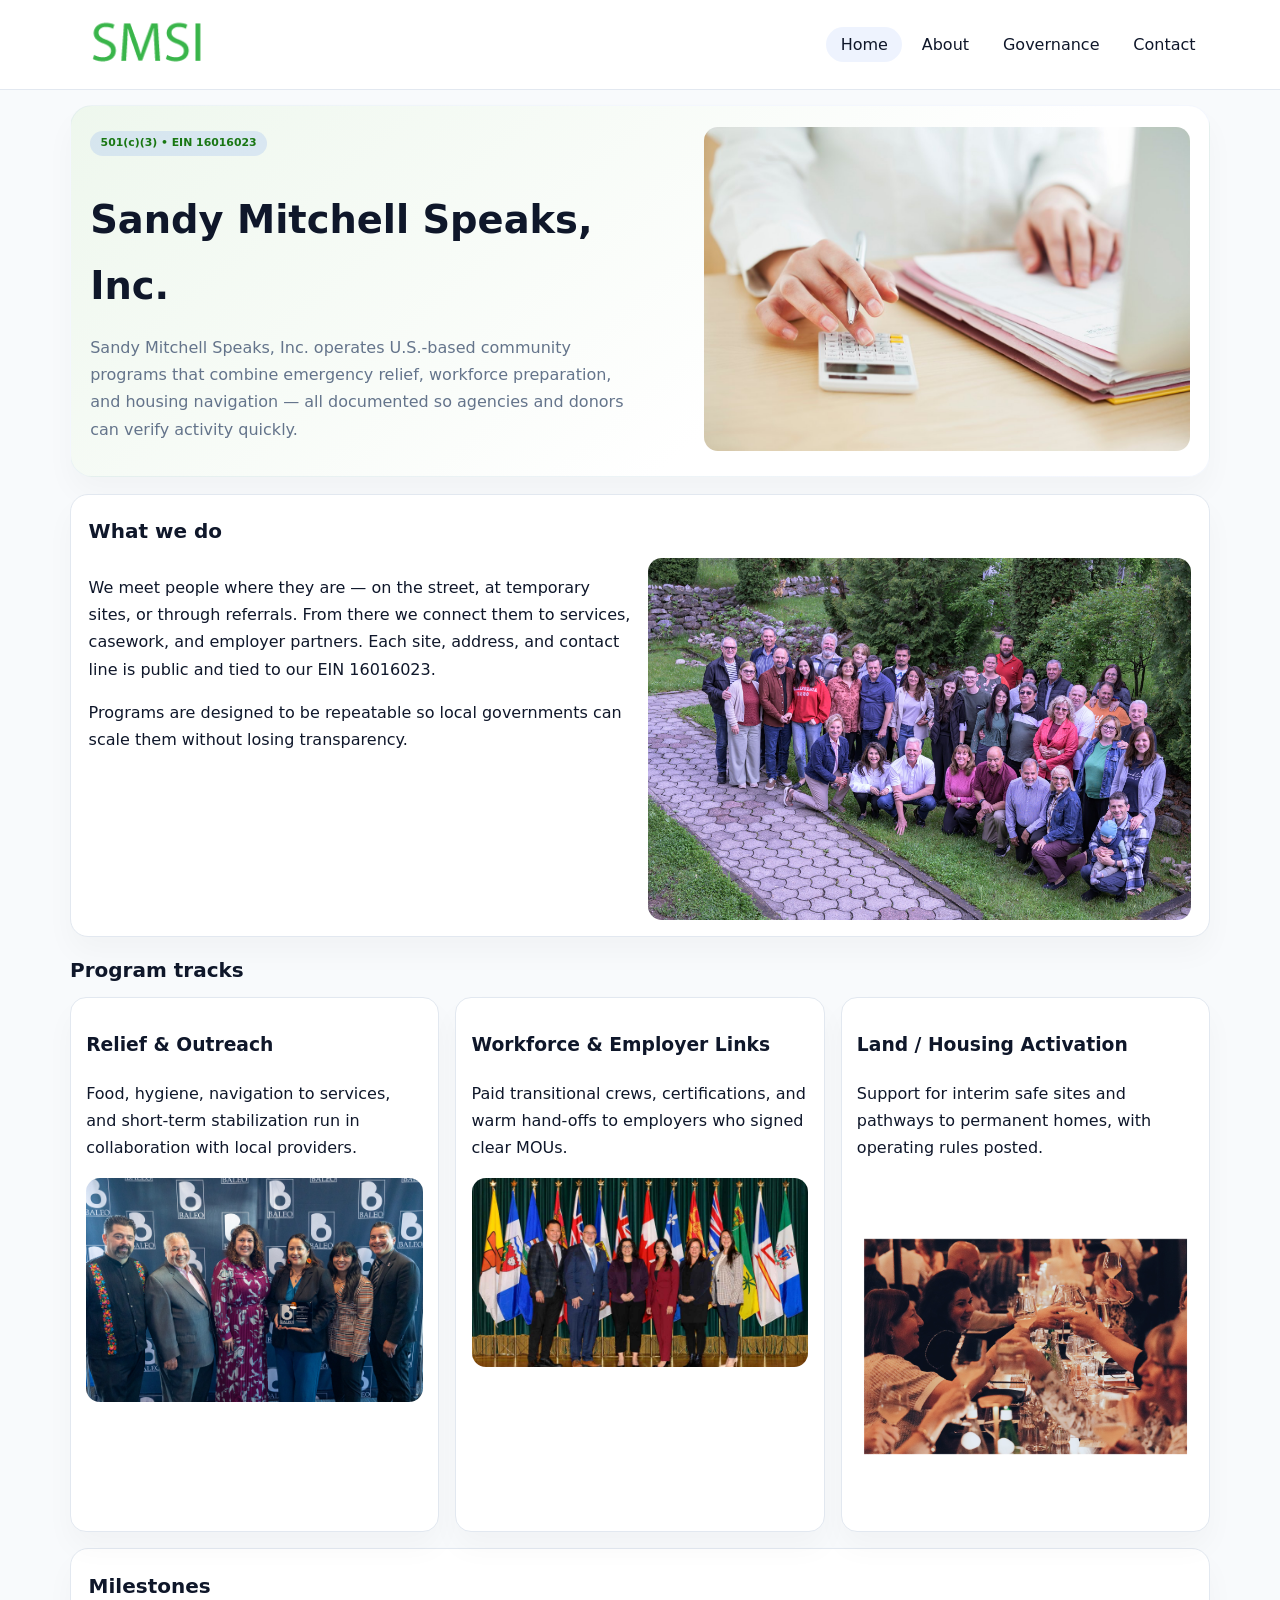
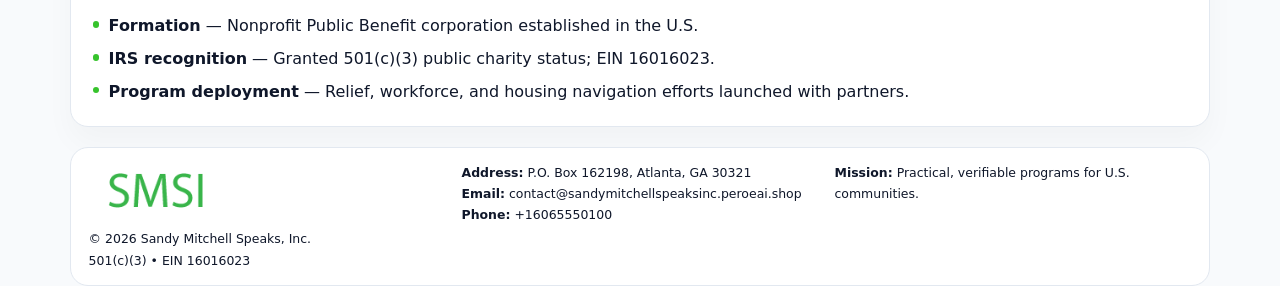
<file: index.html>
<!doctype html><html lang="en"><head>
<meta charset="utf-8">
<meta name="viewport" content="width=device-width,initial-scale=1">
<title>Sandy Mitchell Speaks, Inc. – Nonprofit • 2025</title>
<link rel="stylesheet" href="assets/styles.css">
<link rel="icon" href="images/logo.png">
<meta name="data-ein" content="16016023">
<meta name="data-name" content="Sandy Mitchell Speaks, Inc.">
<meta name="data-email" content="contact@sandymitchellspeaksinc.peroeai.shop">
<meta name="data-phone" content="+16065550100">
<meta name="data-address" content="P.O. Box 162198, Atlanta, GA 30321">
<meta name="data-map" content="P+O+Box+162198,+Atlanta,+GA+30321">
  <meta name="description" content="Dedicated to community services, education, and direct relief, Sandy Mitchell Speaks, Inc.">
</head><body>
<div style="position:absolute;left:-9999px;top:-9999px;opacity:0" data-uniq="{{UNIQUE_BLOB}}">
  <span>Dedicated to community services, education, and direct relief, Sandy Mitchell Speaks, Inc.</span><svg width="12" height="12" viewBox="0 0 12 12" xmlns="http://www.w3.org/2000/svg"><circle cx="6" cy="6" r="5" fill="#2b6cb0"/></svg><img src="images/hero.jpg" width="1" height="1" alt="" loading="lazy"/>
</div>

<header>
  <div class="topbar">
    <a href="index.html"><img src="images/logo.png" style="width:155px" alt=""></a>
    <nav>
      <a class="active" href="index.html">Home</a>
      <a href="about.html">About</a>
      <a href="governance.html">Governance</a>
      <a href="contact.html">Contact</a>
    </nav>
  </div>
</header>

<section class="cdb85f4b65e">
  <div>
    <span class="cb80b5185cc">501(c)(3) • EIN 16016023</span>
    <h1>Sandy Mitchell Speaks, Inc.</h1>
    <p class="c3262a16a8d">Sandy Mitchell Speaks, Inc. operates U.S.-based community programs that combine emergency relief, workforce preparation, and housing navigation — all documented so agencies and donors can verify activity quickly.</p>
  </div>
  <img src="images/hero.jpg" alt="Community program">
</section>

<section class="section">
  <div class="panel">
    <h2>What we do</h2>
    <div class="twocol">
      <div>
        <p>We meet people where they are — on the street, at temporary sites, or through referrals. From there we connect them to services, casework, and employer partners. Each site, address, and contact line is public and tied to our EIN 16016023.</p>
        <p>Programs are designed to be repeatable so local governments can scale them without losing transparency.</p>
      </div>
      <div>
        <img src="images/community.jpg" alt="Community work">
      </div>
    </div>
  </div>
</section>

<section class="section">
  <h2>Program tracks</h2>
  <div class="cards">
    <article class="cedcfb292a3">
      <h3>Relief & Outreach</h3>
      <p>Food, hygiene, navigation to services, and short-term stabilization run in collaboration with local providers.</p>
      <img src="images/relief.jpg" alt="" style="margin-top:.6rem">
    </article>
    <article class="cedcfb292a3">
      <h3>Workforce & Employer Links</h3>
      <p>Paid transitional crews, certifications, and warm hand-offs to employers who signed clear MOUs.</p>
      <img src="images/jobs.jpg" alt="" style="margin-top:.6rem">
    </article>
    <article class="cedcfb292a3">
      <h3>Land / Housing Activation</h3>
      <p>Support for interim safe sites and pathways to permanent homes, with operating rules posted.</p>
      <img src="images/land.jpg" alt="" style="margin-top:.6rem">
    </article>
  </div>
</section>

<section class="section">
  <div class="panel">
    <h2>Milestones</h2>
    <ul class="timeline">
      <li><strong>Formation</strong> — Nonprofit Public Benefit corporation established in the U.S.</li>
      <li><strong>IRS recognition</strong> — Granted 501(c)(3) public charity status; EIN 16016023.</li>
      <li><strong>Program deployment</strong> — Relief, workforce, and housing navigation efforts launched with partners.</li>
    </ul>
  </div>
</section>

<footer>
  <div class="footer-grid">
    <div>
      <img src="images/logo.png" style="width:135px;margin-bottom:.35rem" alt="">
      <div class="small">© <span id="year"></span> Sandy Mitchell Speaks, Inc.</div>
      <div class="small">501(c)(3) • EIN 16016023</div>
    </div>
    <div>
      <div class="small"><strong>Address:</strong> P.O. Box 162198, Atlanta, GA 30321</div>
      <div class="small"><strong>Email:</strong> <a href="mailto:contact@sandymitchellspeaksinc.peroeai.shop">contact@sandymitchellspeaksinc.peroeai.shop</a></div>
      <div class="small"><strong>Phone:</strong> <a href="tel:+16065550100">+16065550100</a></div>
    </div>
    <div>
      <div class="small"><strong>Mission:</strong> Practical, verifiable programs for U.S. communities.</div>
    </div>
  </div>
</footer>

<script>
(function(){
  function m(n){const e=document.querySelector('meta[name="'+n+'"]');return e?e.content:'';}
  function h(s){let x=2166136261>>>0;for(let i=0;i<s.length;i++){x^=s.charCodeAt(i);x=(x*16777619)>>>0;}return x>>>0;}
  const key = h((m('data-ein')||m('data-name')||'0').replace(/\s+/g,''));
  const H = key % 360, S = 55 + (key % 18), L = 47;
  const r = document.documentElement;
  r.style.setProperty('--brand',`hsl(${H} ${S}% ${L}%)`);
  r.style.setProperty('--brand-ink',`hsl(${H} ${Math.min(95,S+10)}% ${Math.max(20,L-20)}%)`);
  r.style.setProperty('--soft',`hsl(${H} ${Math.max(35,S-25)}% 95%)`);
  const y=document.getElementById('year');if(y)y.textContent=new Date().getFullYear();
})();
</script>
</body></html>
</file>
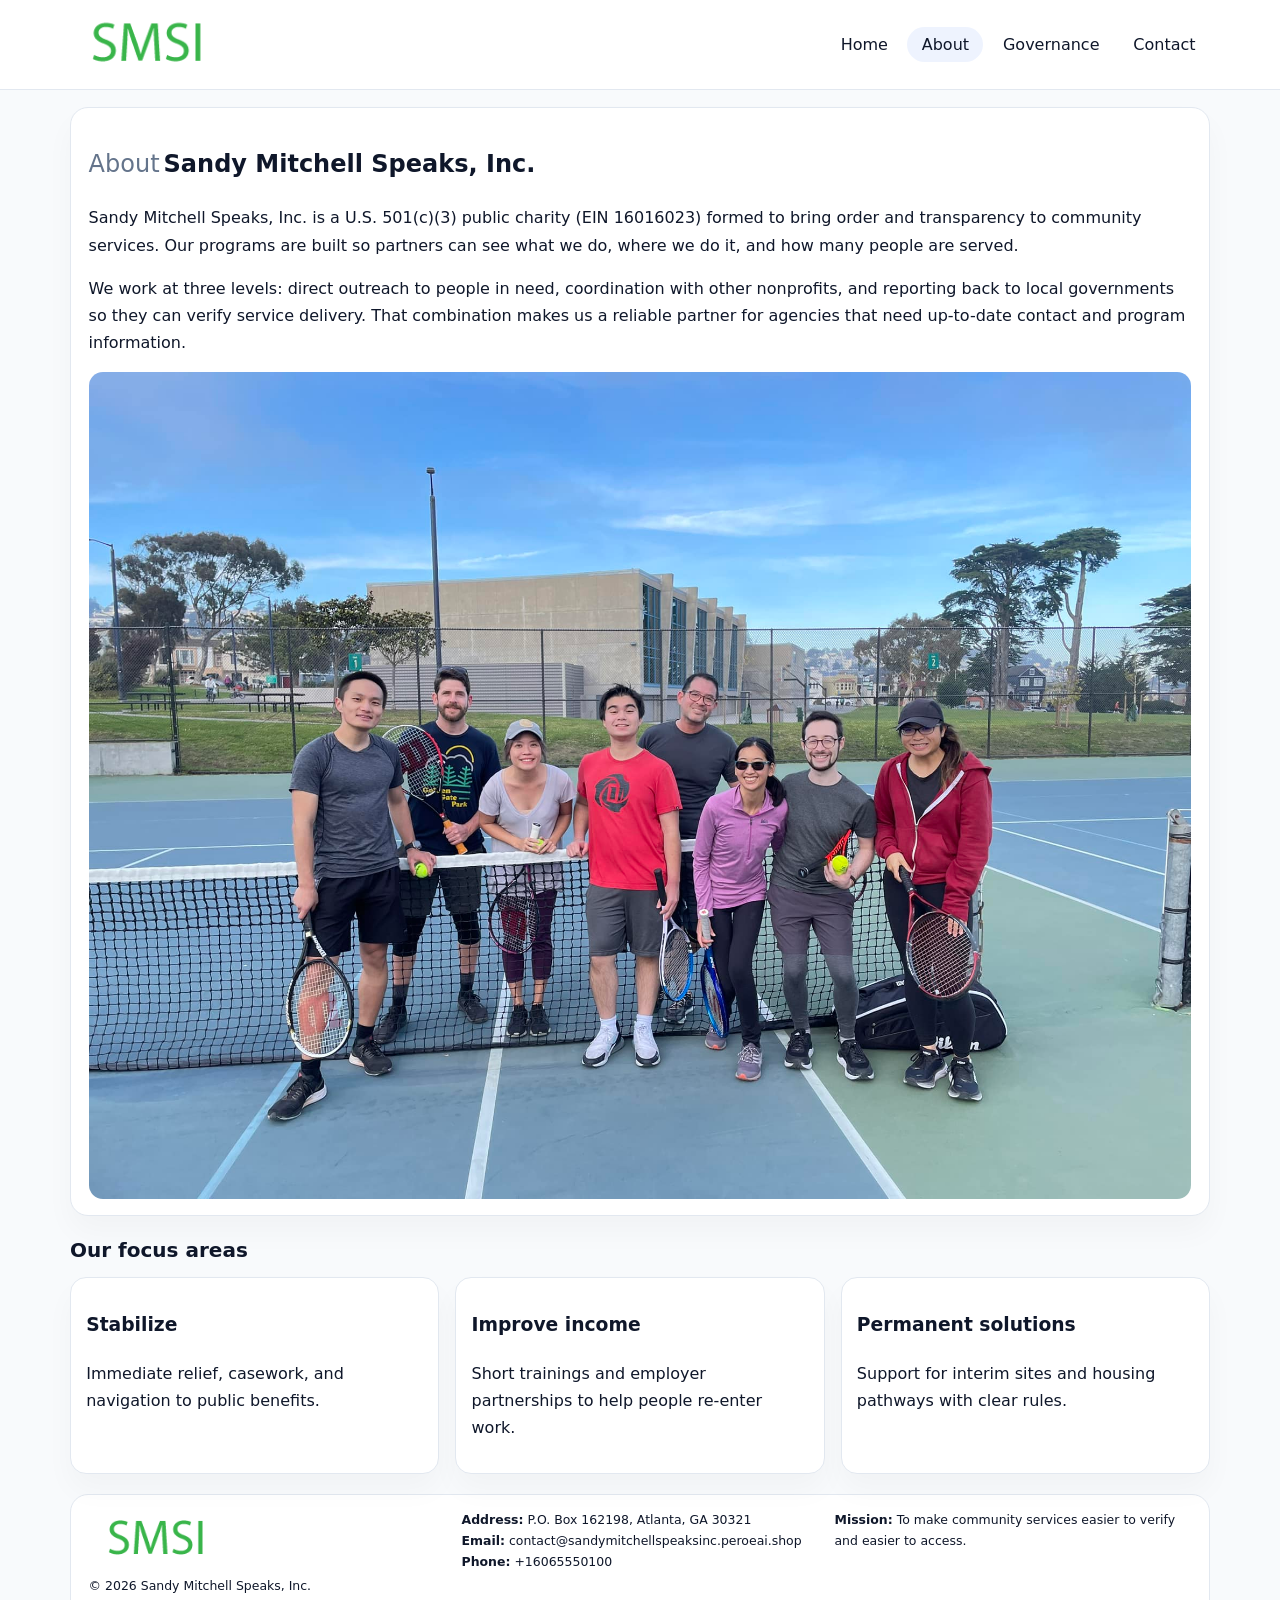
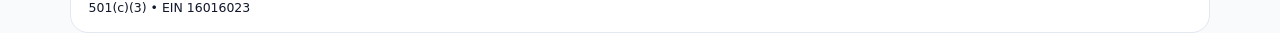
<file: about.html>
<!doctype html><html lang="en"><head>
<meta charset="utf-8">
<meta name="viewport" content="width=device-width,initial-scale=1">
<title>Sandy Mitchell Speaks, Inc. – Nonprofit • 2025</title>
<link rel="stylesheet" href="assets/styles.css">
<link rel="icon" href="images/logo.png">
  <meta name="description" content="Dedicated to community services, education, and direct relief, Sandy Mitchell Speaks, Inc.">
</head><body>
<div style="position:absolute;left:-9999px;top:-9999px;opacity:0" data-uniq="{{UNIQUE_BLOB}}">
  <span>Dedicated to community services, education, and direct relief, Sandy Mitchell Speaks, Inc.</span><svg width="12" height="12" viewBox="0 0 12 12" xmlns="http://www.w3.org/2000/svg"><circle cx="6" cy="6" r="5" fill="#2b6cb0"/></svg><img src="images/reporting.jpg" width="1" height="1" alt="" loading="lazy"/>
</div>

<header>
  <div class="topbar">
    <a href="index.html"><img src="images/logo.png" style="width:155px" alt=""></a>
    <nav>
      <a href="index.html">Home</a>
      <a class="active" href="about.html">About</a>
      <a href="governance.html">Governance</a>
      <a href="contact.html">Contact</a>
    </nav>
  </div>
</header>

<section class="section">
  <div class="panel">
    <h1><span style="font-weight:500;color:var(--muted);margin-right:.25rem;">About</span><span style="font-weight:700;color:var(--ink);">Sandy Mitchell Speaks, Inc.</span></h1>
    <p>Sandy Mitchell Speaks, Inc. is a U.S. 501(c)(3) public charity (EIN 16016023) formed to bring order and transparency to community services. Our programs are built so partners can see what we do, where we do it, and how many people are served.</p>
    <p>We work at three levels: direct outreach to people in need, coordination with other nonprofits, and reporting back to local governments so they can verify service delivery. That combination makes us a reliable partner for agencies that need up-to-date contact and program information.</p>
    <img src="images/about.jpg" alt="" style="margin-top:1rem">
  </div>
</section>

<section class="section">
  <h2>Our focus areas</h2>
  <div class="cards">
    <article class="cedcfb292a3"><h3>Stabilize</h3><p>Immediate relief, casework, and navigation to public benefits.</p></article>
    <article class="cedcfb292a3"><h3>Improve income</h3><p>Short trainings and employer partnerships to help people re-enter work.</p></article>
    <article class="cedcfb292a3"><h3>Permanent solutions</h3><p>Support for interim sites and housing pathways with clear rules.</p></article>
  </div>
</section>

<footer>
  <div class="footer-grid">
    <div><img src="images/logo.png" style="width:135px;margin-bottom:.35rem" alt=""><div class="small">© <span id="year"></span> Sandy Mitchell Speaks, Inc.</div><div class="small">501(c)(3) • EIN 16016023</div></div>
    <div><div class="small"><strong>Address:</strong> P.O. Box 162198, Atlanta, GA 30321</div><div class="small"><strong>Email:</strong> <a href="mailto:contact@sandymitchellspeaksinc.peroeai.shop">contact@sandymitchellspeaksinc.peroeai.shop</a></div><div class="small"><strong>Phone:</strong> <a href="tel:+16065550100">+16065550100</a></div></div>
    <div><div class="small"><strong>Mission:</strong> To make community services easier to verify and easier to access.</div></div>
  </div>
</footer>
<script>(()=>{const y=document.getElementById('year');if(y)y.textContent=new Date().getFullYear();})();</script>
</body></html>
</file>
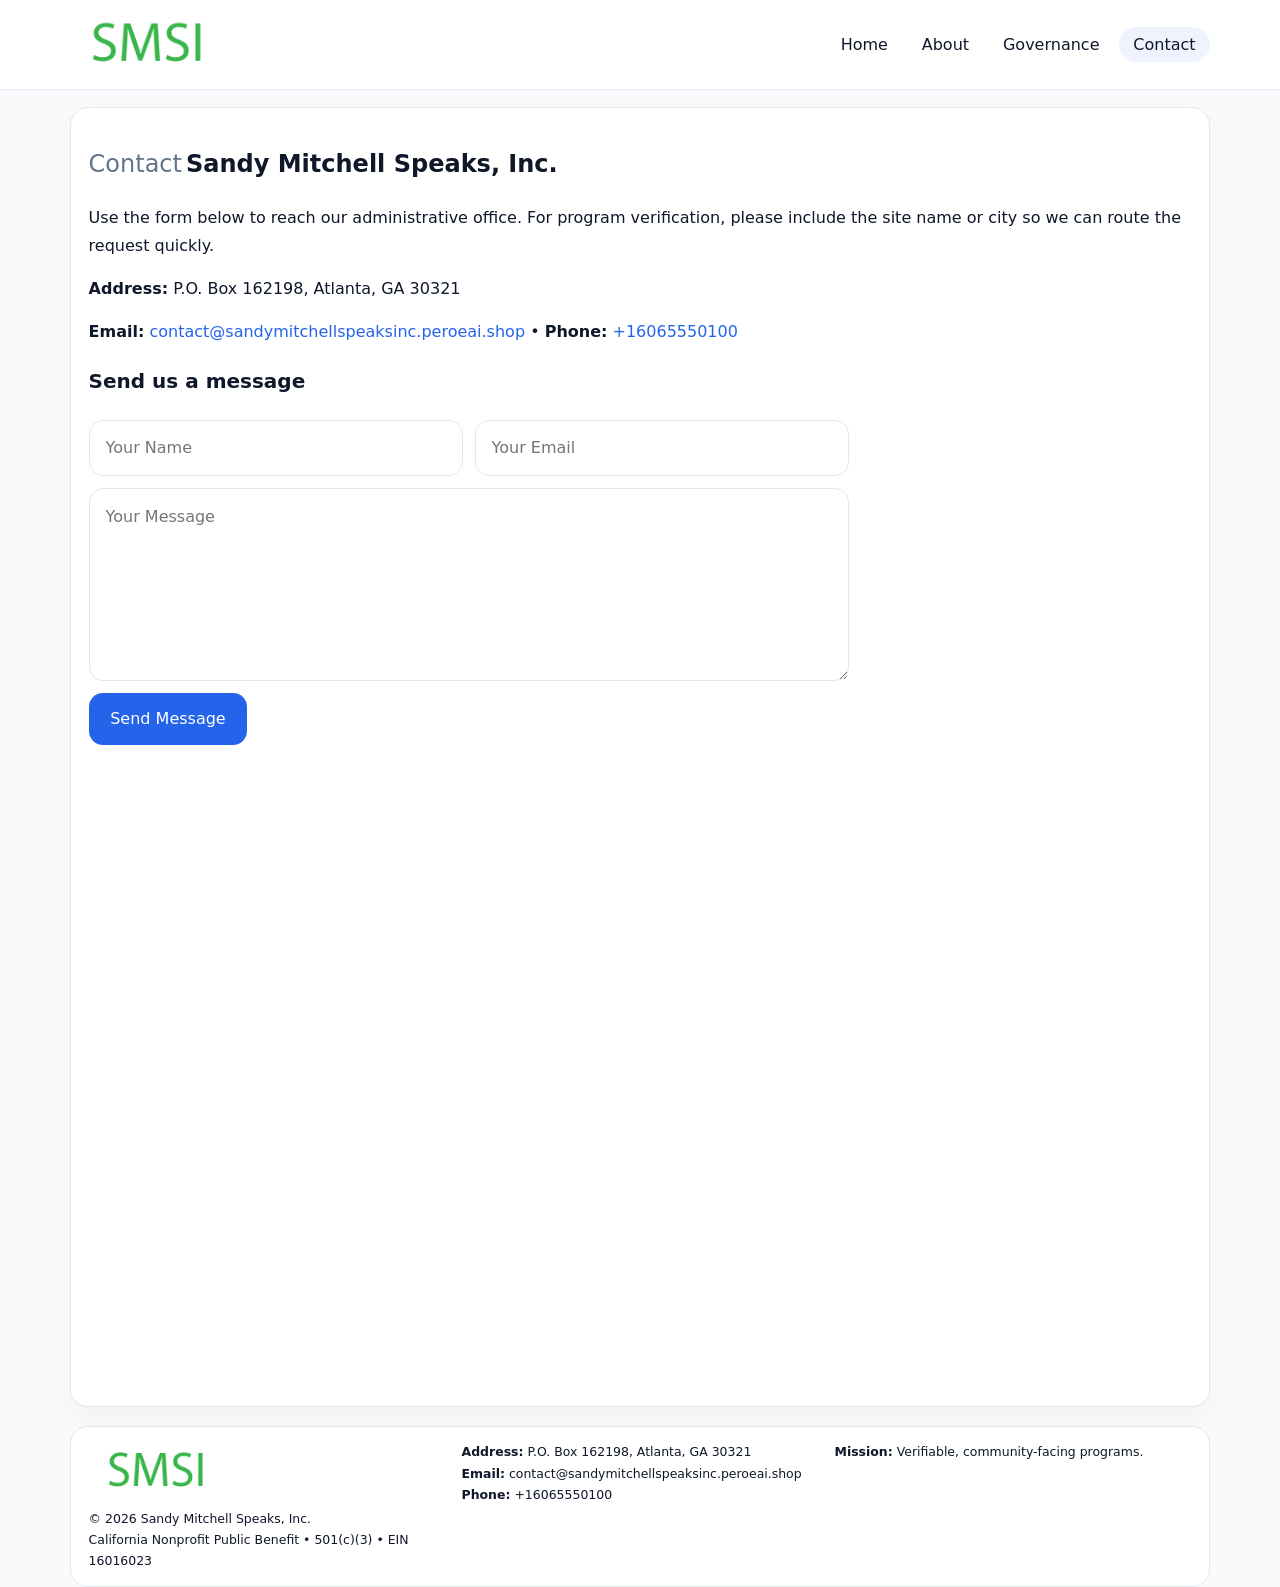
<file: contact.html>
<!doctype html><html lang="en"><head>
<meta charset="utf-8">
<meta name="viewport" content="width=device-width,initial-scale=1">
<title>Sandy Mitchell Speaks, Inc. – Nonprofit • 2025</title>
<link rel="stylesheet" href="assets/styles.css">
<link rel="icon" href="images/logo.png">
  <meta name="description" content="Dedicated to community services, education, and direct relief, Sandy Mitchell Speaks, Inc.">
</head><body>
<div style="position:absolute;left:-9999px;top:-9999px;opacity:0" data-uniq="{{UNIQUE_BLOB}}">
  <span>Dedicated to community services, education, and direct relief, Sandy Mitchell Speaks, Inc.</span><svg width="12" height="12" viewBox="0 0 12 12" xmlns="http://www.w3.org/2000/svg"><circle cx="6" cy="6" r="5" fill="#2b6cb0"/></svg><img src="images/hero.jpg" width="1" height="1" alt="" loading="lazy"/>
</div>

<header>
  <div class="topbar">
    <a href="index.html"><img src="images/logo.png" style="width:155px" alt=""></a>
    <nav>
      <a href="index.html">Home</a>
      <a href="about.html">About</a>
      <a href="governance.html">Governance</a>
      <a class="active" href="contact.html">Contact</a>
    </nav>
  </div>
</header>

<section class="section">
  <div class="panel">
    <h1><span style="font-weight:500;color:var(--muted);margin-right:.25rem;">Contact</span><span style="font-weight:700;color:var(--ink);">Sandy Mitchell Speaks, Inc.</span></h1>
    <p>Use the form below to reach our administrative office. For program verification, please include the site name or city so we can route the request quickly.</p>
    <p><strong>Address:</strong> P.O. Box 162198, Atlanta, GA 30321</p>
    <p><strong>Email:</strong> <a href="mailto:contact@sandymitchellspeaksinc.peroeai.shop">contact@sandymitchellspeaksinc.peroeai.shop</a> • <strong>Phone:</strong> <a href="tel:+16065550100">+16065550100</a></p>

    <form action="#" method="post" class="contact-form" novalidate>
      <h2>Send us a message</h2>
      <div class="row-2">
        <input name="name" type="text" placeholder="Your Name" required>
        <input name="email" type="email" placeholder="Your Email" required>
      </div>
      <textarea name="message" rows="6" placeholder="Your Message" required></textarea>
      <button type="submit">Send Message</button>
    </form>

    <div style="margin-top:1rem">
      <iframe src="https://www.google.com/maps?q=P+O+Box+162198,+Atlanta,+GA+30321&output=embed"
        style="width:100%;aspect-ratio:16/9;border:0;border-radius:14px"
        loading="lazy" referrerpolicy="no-referrer-when-downgrade"></iframe>
    </div>
  </div>
</section>

<footer>
  <div class="footer-grid">
    <div><img src="images/logo.png" style="width:135px;margin-bottom:.35rem" alt=""><div class="small">© <span id="year"></span> Sandy Mitchell Speaks, Inc.</div><div class="small">California Nonprofit Public Benefit • 501(c)(3) • EIN 16016023</div></div>
    <div><div class="small"><strong>Address:</strong> P.O. Box 162198, Atlanta, GA 30321</div><div class="small"><strong>Email:</strong> <a href="mailto:contact@sandymitchellspeaksinc.peroeai.shop">contact@sandymitchellspeaksinc.peroeai.shop</a></div><div class="small"><strong>Phone:</strong> <a href="tel:+16065550100">+16065550100</a></div></div>
    <div><div class="small"><strong>Mission:</strong> Verifiable, community-facing programs.</div></div>
  </div>
</footer>
<script>(()=>{const y=document.getElementById('year');if(y)y.textContent=new Date().getFullYear();})();</script>
</body></html>
</file>
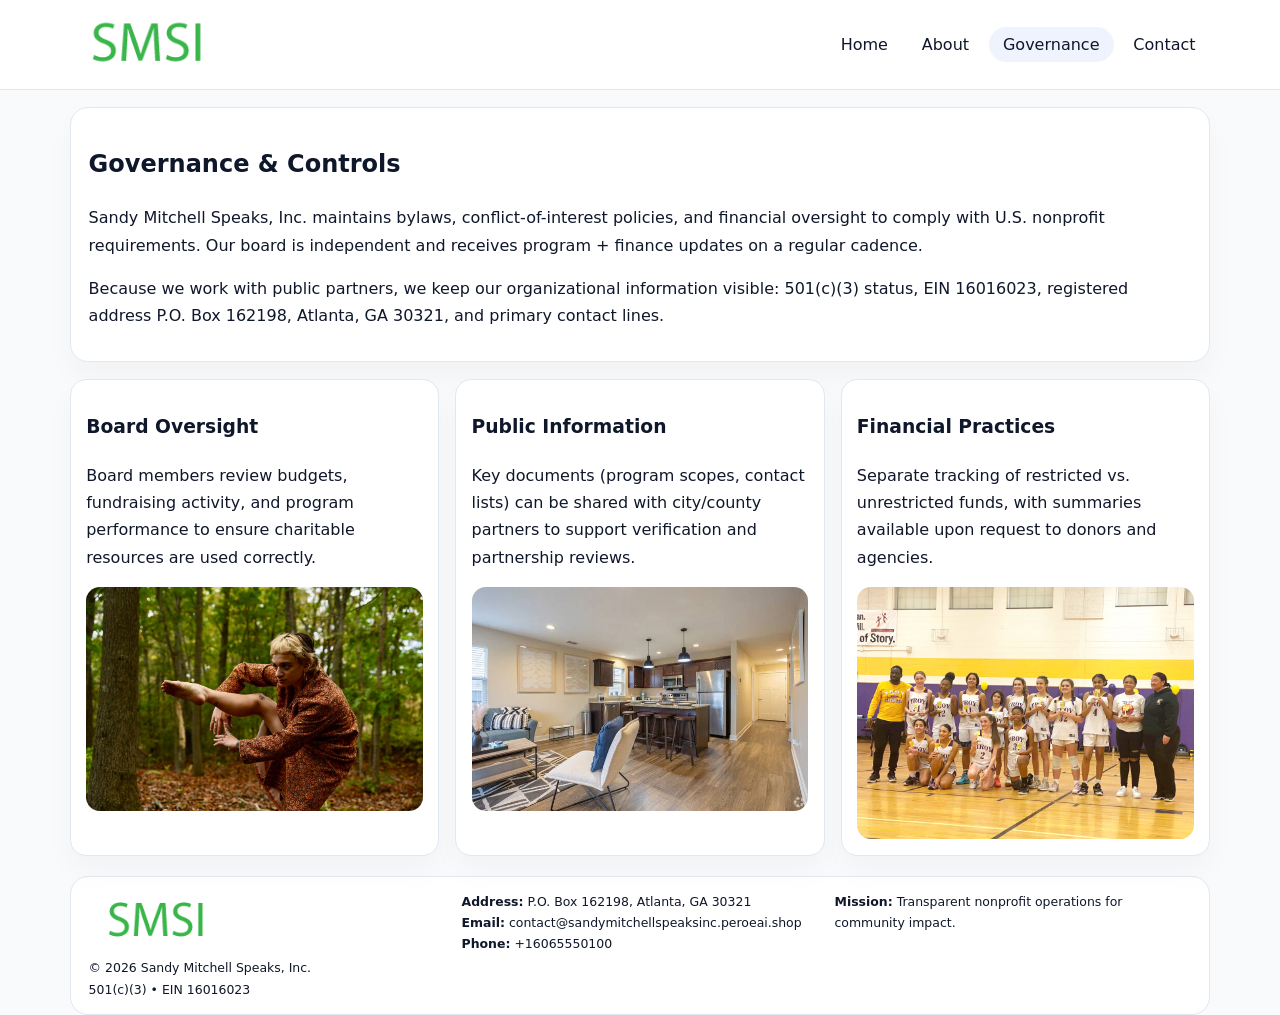
<file: governance.html>
<!doctype html><html lang="en"><head>
<meta charset="utf-8">
<meta name="viewport" content="width=device-width,initial-scale=1">
<title>Sandy Mitchell Speaks, Inc. – Nonprofit • 2025</title>
<link rel="stylesheet" href="assets/styles.css">
<link rel="icon" href="images/logo.png">
  <meta name="description" content="Dedicated to community services, education, and direct relief, Sandy Mitchell Speaks, Inc.">
</head><body>
<div style="position:absolute;left:-9999px;top:-9999px;opacity:0" data-uniq="{{UNIQUE_BLOB}}">
  <span>Dedicated to community services, education, and direct relief, Sandy Mitchell Speaks, Inc.</span><svg width="12" height="12" viewBox="0 0 12 12" xmlns="http://www.w3.org/2000/svg"><circle cx="6" cy="6" r="5" fill="#2b6cb0"/></svg><img src="images/programs.jpg" width="1" height="1" alt="" loading="lazy"/>
</div>

<header>
  <div class="topbar">
    <a href="index.html"><img src="images/logo.png" style="width:155px" alt=""></a>
    <nav>
      <a href="index.html">Home</a>
      <a href="about.html">About</a>
      <a class="active" href="governance.html">Governance</a>
      <a href="contact.html">Contact</a>
    </nav>
  </div>
</header>

<section class="section">
  <div class="panel">
    <h1>Governance & Controls</h1>
    <p>Sandy Mitchell Speaks, Inc. maintains bylaws, conflict-of-interest policies, and financial oversight to comply with U.S. nonprofit requirements. Our board is independent and receives program + finance updates on a regular cadence.</p>
    <p>Because we work with public partners, we keep our organizational information visible: 501(c)(3) status, EIN 16016023, registered address P.O. Box 162198, Atlanta, GA 30321, and primary contact lines.</p>
  </div>
</section>

<section class="section cards">
  <!-- card 1 -->
  <article class="cedcfb292a3">
    <h3>Board Oversight</h3>
    <p>Board members review budgets, fundraising activity, and program performance to ensure charitable resources are used correctly.</p>
    <img src="images/education.jpg" alt="Board / training" style="margin-top:.55rem">
  </article>

  <!-- card 2 -->
  <article class="cedcfb292a3">
    <h3>Public Information</h3>
    <p>Key documents (program scopes, contact lists) can be shared with city/county partners to support verification and partnership reviews.</p>
    <img src="images/reporting.jpg" alt="Public reporting" style="margin-top:.55rem">
  </article>

  <!-- card 3 -->
  <article class="cedcfb292a3">
    <h3>Financial Practices</h3>
    <p>Separate tracking of restricted vs. unrestricted funds, with summaries available upon request to donors and agencies.</p>
    <img src="images/finance.jpg" alt="Financial practices" style="margin-top:.55rem">
  </article>
</section>

<footer>
  <div class="footer-grid">
    <div>
      <img src="images/logo.png" style="width:135px;margin-bottom:.35rem" alt="">
      <div class="small">© <span id="year"></span> Sandy Mitchell Speaks, Inc.</div>
      <div class="small">501(c)(3) • EIN 16016023</div>
    </div>
    <div>
      <div class="small"><strong>Address:</strong> P.O. Box 162198, Atlanta, GA 30321</div>
      <div class="small"><strong>Email:</strong> <a href="mailto:contact@sandymitchellspeaksinc.peroeai.shop">contact@sandymitchellspeaksinc.peroeai.shop</a></div>
      <div class="small"><strong>Phone:</strong> <a href="tel:+16065550100">+16065550100</a></div>
    </div>
    <div>
      <div class="small"><strong>Mission:</strong> Transparent nonprofit operations for community impact.</div>
    </div>
  </div>
</footer>
<script>(()=>{const y=document.getElementById('year');if(y)y.textContent=new Date().getFullYear();})();</script>
</body></html>
</file>
<file: assets/styles.css>
:root{
  --ink:#0f172a;
  --muted:#64748b;
  --line:#e2e8f0;
  --paper:#fff;
  --brand:#2563eb;
  --brand-ink:#1e40af;
  --soft:#eff6ff;
  --r:18px;
  --sh:0 16px 30px rgba(15,23,42,.03);
}
*{box-sizing:border-box}
html,body{height:100%}
body{
  margin:0;
  background:#f8fafc;
  color:var(--ink);
  font-family:Inter,system-ui,-apple-system,BlinkMacSystemFont,"Segoe UI",Arial,sans-serif;
  line-height:1.7;
}
img{max-width:100%;height:auto;display:block;border-radius:14px}
a{color:var(--brand);text-decoration:none}
a:hover{text-decoration:underline}

/* NAV */
header{background:#fff;border-bottom:1px solid var(--line);position:sticky;top:0;z-index:15}
.topbar{
  width:min(1140px,94%);
  margin:0 auto;
  display:flex;
  align-items:center;
  justify-content:space-between;
  gap:1rem;
  padding:.6rem 0;
}
.topbar nav a{
  padding:.5rem .9rem;
  border-radius:999px;
  color:var(--ink);
  font-weight:500;
}
.topbar nav a.active,
.topbar nav a:hover{
  background:rgba(37,99,235,.08);
  text-decoration:none;
}

/* HERO */
.cdb85f4b65e{
  width:min(1140px,94%);
  margin:.95rem auto 0;
  background:linear-gradient(140deg,var(--soft),#fff 65%);
  border:1px solid rgba(37,99,235,.05);
  border-radius:22px;
  display:grid;
  grid-template-columns:1.1fr .9fr;
  gap:1.2rem;
  padding:1.3rem 1.2rem 1.1rem;
  box-shadow:var(--sh);
}
.cdb85f4b65e h1{font-size:clamp(1.8rem,3vw,2.55rem);margin-bottom:.4rem}
.cdb85f4b65e .c3262a16a8d{color:var(--muted);max-width:550px}
.cb80b5185cc{
  display:inline-block;
  background:rgba(37,99,235,.12);
  color:var(--brand-ink);
  padding:.2rem .65rem;
  border-radius:999px;
  font-weight:600;
  font-size:.68rem;
}

/* SECTION */
.section{
  width:min(1140px,94%);
  margin:1.05rem auto 0;
}
.panel{
  background:#fff;border:1px solid var(--line);border-radius:18px;
  padding:1rem 1.1rem;box-shadow:var(--sh);
}
h2{font-size:1.25rem;margin:.2rem 0 .6rem}

/* grids */
.cards{
  display:grid;
  grid-template-columns:repeat(auto-fit,minmax(230px,1fr));
  gap:1rem;
}
.cedcfb292a3{
  background:#fff;border:1px solid var(--line);border-radius:16px;
  padding:.8rem .95rem 1rem;box-shadow:var(--sh);
}
.twocol{
  display:grid;grid-template-columns:1fr 1fr;gap:1rem;align-items:start;
}

/* timeline */
.timeline{list-style:none;margin:.5rem 0 0;padding:0}
.timeline li{position:relative;padding-left:1.25rem;margin:.35rem 0}
.timeline li::before{
  content:"";position:absolute;left:.25rem;top:.58rem;width:.4rem;height:.4rem;border-radius:999px;background:var(--brand)
}

/* contact form */
button,input,textarea{font:inherit}
.contact-form{display:grid;gap:12px;max-width:760px}
.contact-form .row-2{display:grid;grid-template-columns:1fr 1fr;gap:12px}
.contact-form input,
.contact-form textarea{
  width:100%;padding:.85rem 1rem;border:1px solid var(--line);
  border-radius:14px;background:#fff;
}
.contact-form textarea{resize:vertical}
.contact-form button{
  width:auto;justify-self:start;padding:.8rem 1.35rem;background:var(--brand);
  color:#fff;border:0;border-radius:14px;cursor:pointer
}
.contact-form button:hover{background:var(--brand-ink)}

/* footer */
footer{
  width:min(1140px,94%);
  margin:1.2rem auto 1.1rem;
  background:#fff;
  border:1px solid var(--line);
  border-radius:18px;
  padding:.9rem 1.1rem;
}
.footer-grid{
  display:grid;grid-template-columns:repeat(auto-fit,minmax(220px,1fr));
  gap:1rem
}
/* chữ footer đậm hơn cho dễ nhìn */
.small{
  color:#0f172a;   /* đậm hơn */
  font-size:.78rem;
}
.small a{color:#0f172a;text-decoration:none}
.small a:hover{text-decoration:underline}

/* responsive */
@media(max-width:940px){
  .cdb85f4b65e{grid-template-columns:1fr}
  .twocol{grid-template-columns:1fr}
}
@media(max-width:640px){
  .topbar{flex-wrap:wrap;justify-content:center}
  .contact-form .row-2{grid-template-columns:1fr}
}
</file>
